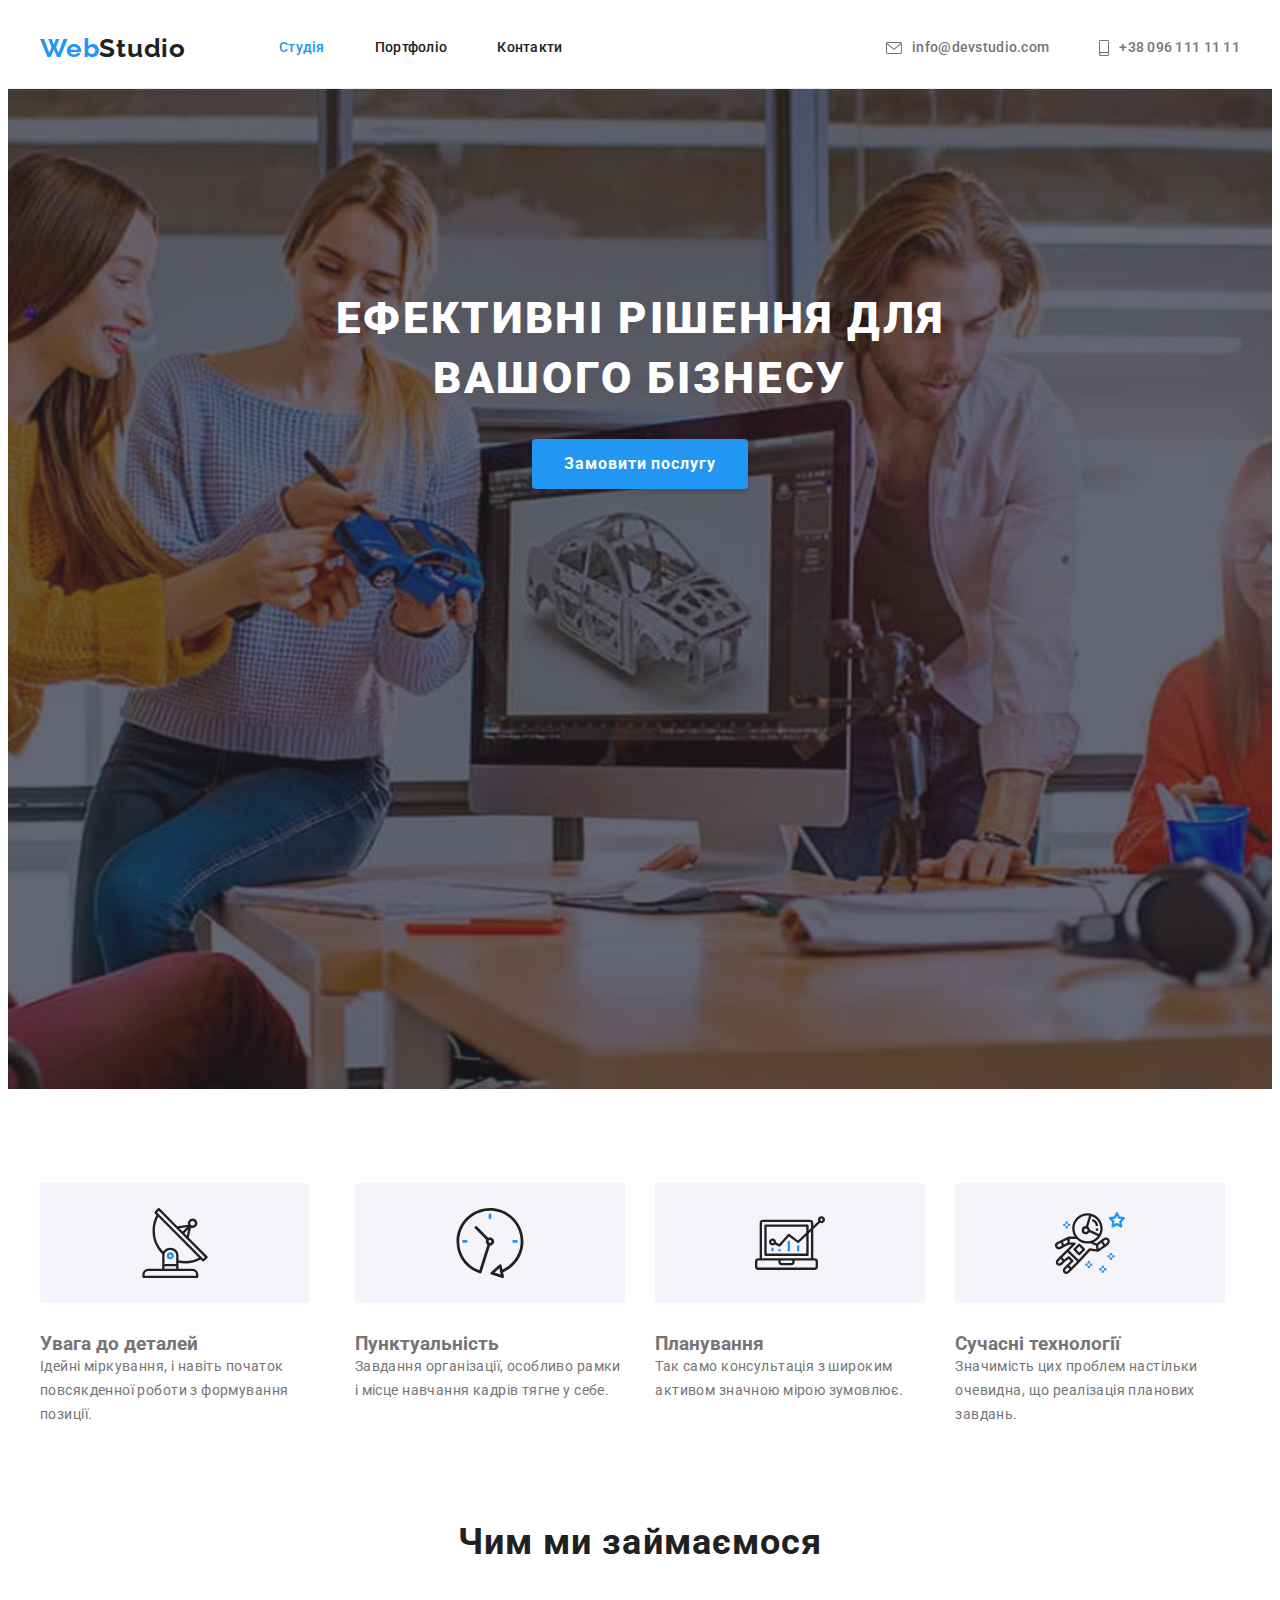
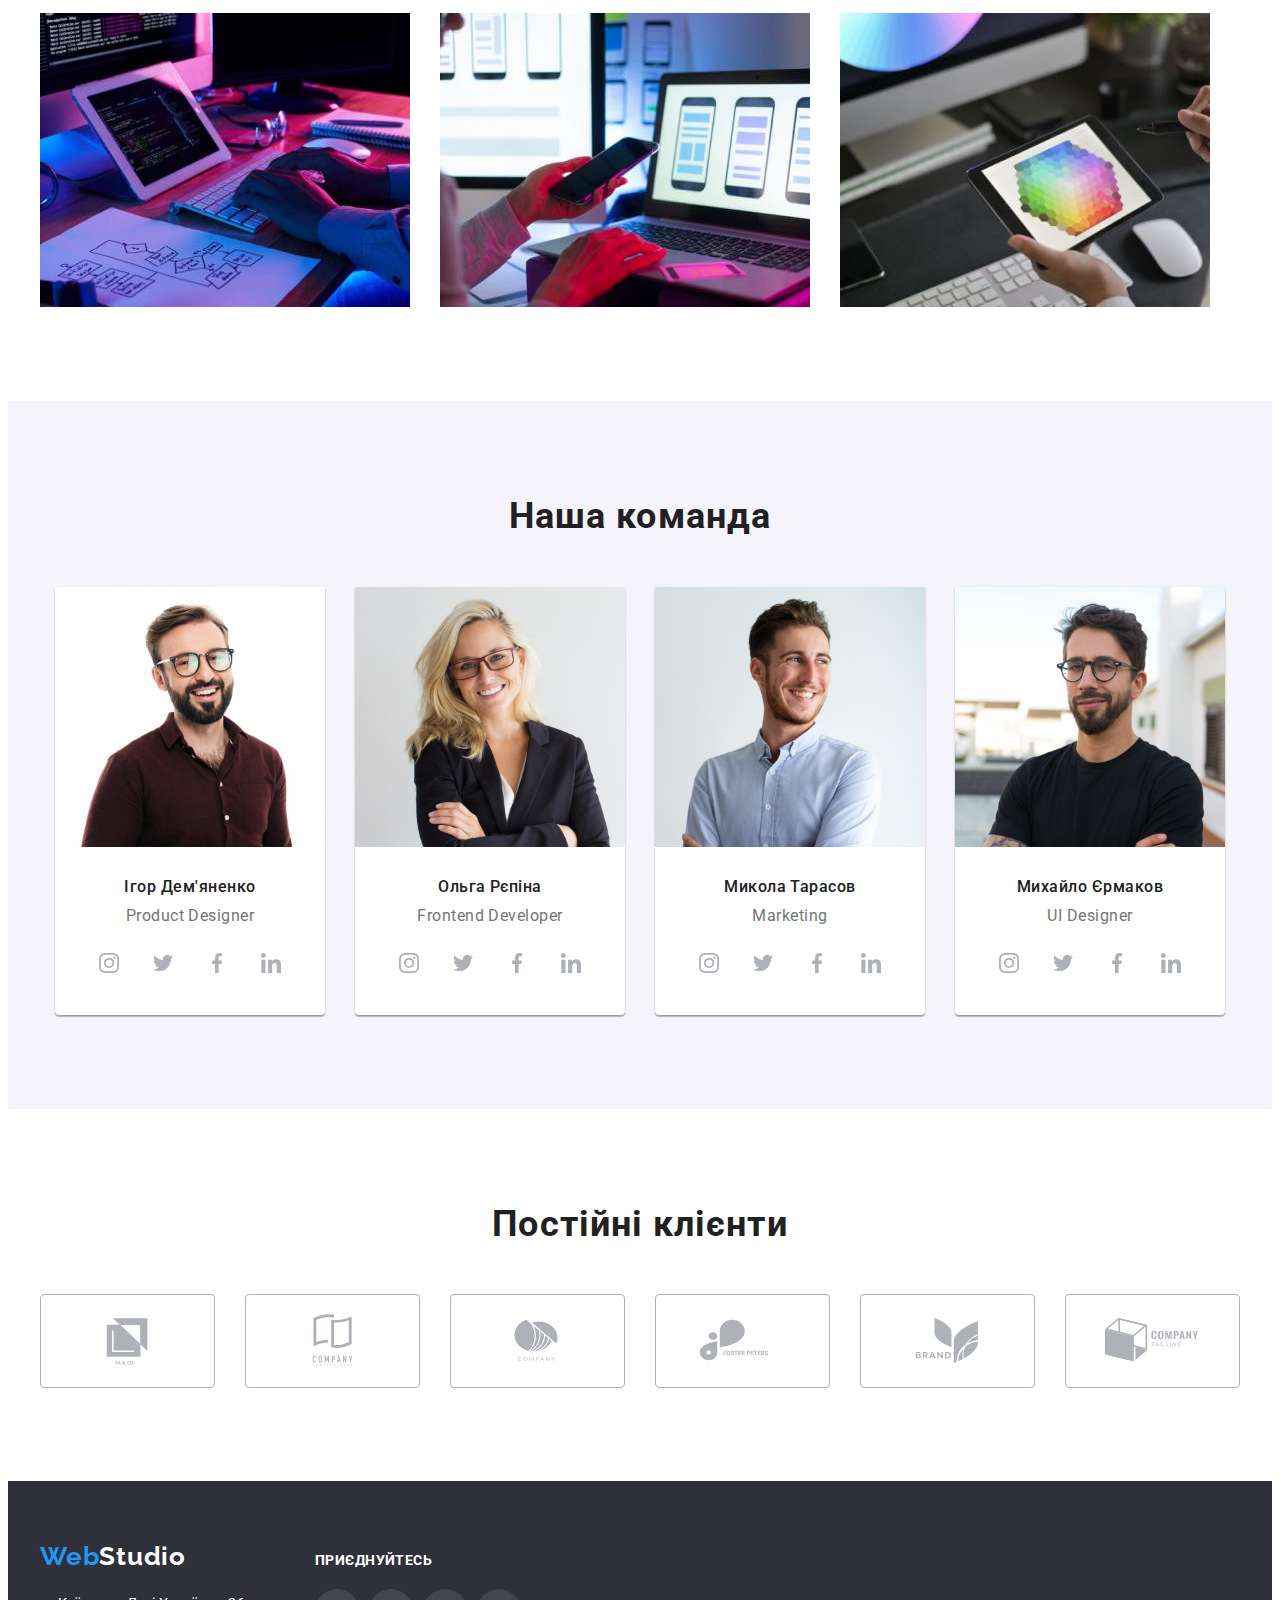
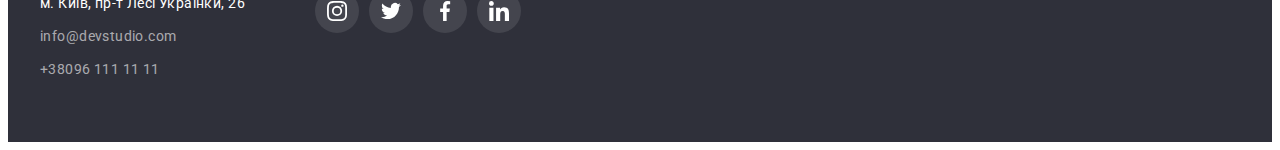
<file: index.html>
<!DOCTYPE html>
<html lang="uk">
  <head>
    <meta charset="UTF-8" />
    <meta http-equiv="X-UA-Compatible" content="IE=edge" />
    <meta name="viewport" content="width=device-width, initial-scale=1.0" />
    <title>Document</title>
    <link
      href="https://fonts.googleapis.com/css2?family=Raleway:wght@700&family=Roboto:wght@400;500;700;900&display=swap"
      rel="stylesheet"
    />
    <link
      rel="stylesheet"
      href="https://cdnjs.cloudflare.com/ajax/libs/modern-normalize/1.1.0/modern-normalize.min.css"
      integrity="sha512-wpPYUAdjBVSE4KJnH1VR1HeZfpl1ub8YT/NKx4PuQ5NmX2tKuGu6U/JRp5y+Y8XG2tV+wKQpNHVUX03MfMFn9Q=="
      crossorigin="anonymous"
      referrerpolicy="no-referrer"
    />

    <link rel="stylesheet" href="./css/styles.css" />
  </head>
  <body>
    <header class="header-main">
      <div class="container header-container">
        <a href="./index.html" class="logo link"><span>Web</span>Studio</a>
        <nav class="nav-main">
          <ul class="site-nav list">
            <li class="item"><a href="./index.html" class="link current">Студія</a></li>
            <li class="item"><a href="./potfolio.html" class="link">Портфоліо</a></li>
            <li class="item"><a href="" class="link">Контакти</a></li>
          </ul>
        </nav>

        <!-- adreess block -->

        <ul class="contacts list">
          <li class="item">
            <a href="mailto:info@devstudio.com" class="contacts-link link">
              <svg class="icon-contacts" height="12" width="16">
                <use href="./images/icons.svg#envelope"></use>
              </svg>
              info@devstudio.com
            </a>
          </li>
          <li class="item">
            <a href="tel:+380961111111" class="contacts-link link">
              <svg class="icon-contacts" height="16" width="10">
                <use href="./images/icons.svg#smartphone"></use>
              </svg>
              +38 096 111 11 11
            </a>
          </li>
        </ul>
      </div>
    </header>

    <!-- hero -->

    <section class="section hero hero-background">
      <div class="container hero-container">
        <h1 class="hero-title">Ефективні рішення для вашого бізнесу</h1>
        <button type="button" class="btn-hero">Замовити послугу</button>
      </div>
    </section>

    <!-- advantages -->

    <main>
      <section class="section section-advantages">
        <div class="container container-advantages">
          <h2 class="visually-hidden">Наші переваги</h2>
          <ul class="list container-advantages-list">
            <li class="item">
              <div class="thumb">
                <svg class="icon-advantages" wight="70" height="70">
                  <use href="./images/icons.svg#antenna"></use>
                </svg>
              </div>
              <h3 class="title advantages-title">Увага до деталей</h3>
              <p class="text">
                Ідейні міркування, і навіть початок повсякденної роботи з формування позиції.
              </p>
            </li>
            <li class="item">
              <div class="thumb">
                <svg class="icon-advantages" wight="70" height="70">
                  <use href="./images/icons.svg#clock"></use>
                </svg>
              </div>
              <h3 class="title advantages-title">Пунктуальність</h3>
              <p class="text">
                Завдання організації, особливо рамки і місце навчання кадрів тягне у себе.
              </p>
            </li>
            <li class="item">
              <div class="thumb">
                <svg class="icon-advantages" wight="70" height="70">
                  <use href="./images/icons.svg#diagram"></use>
                </svg>
              </div>
              <h3 class="title advantages-title">Планування</h3>
              <p class="text">Так само консультація з широким активом значною мірою зумовлює.</p>
            </li>
            <li class="item">
              <div class="thumb">
                <svg class="icon-advantages" wight="70" height="70">
                  <use href="./images/icons.svg#astronaut"></use>
                </svg>
              </div>
              <h3 class="title advantages-title">Сучасні технології</h3>
              <p class="text">
                Значимість цих проблем настільки очевидна, що реалізація планових завдань.
              </p>
            </li>
          </ul>
        </div>
      </section>

      <!-- field of experties -->
      <section class="section portfolio">
        <div class="container container-portfolio">
          <h2 class="title">Чим ми займаємося</h2>
          <ul class="list container-portfolio-list">
            <li>
              <img
                src="./images/img4.jpg"
                alt="руки працюють на клавіатурі перед айпадом"
                width="370"
              />
            </li>
            <li>
              <img
                src="./images/img5.jpg"
                alt="людина дивиться у телефон на столі стоїть макбук"
                width="370"
              />
            </li>
            <li>
              <img
                src="./images/img6.jpg"
                alt="людина працює на айпаді на екрані градієнт"
                width="370"
              />
            </li>
          </ul>
        </div>
      </section>

      <!-- team -->

      <section class="section team">
        <div class="container">
          <h2 class="title">Наша команда</h2>
          <ul class="list team-list">
            <li class="item">
              <img
                class="image"
                src="./images/img.jpg"
                alt="хлопець з бородою у окулярах"
                width="270"
              />
              <div class="team-name-position">
                <h3 class="team-name">Ігор Дем'яненко</h3>
                <p class="team-position">Product Designer</p>
                <!-- social list -->
                <ul class="list-social list">
                  <li class="icon-social">
                    <a
                      href=""
                      target="_blank"
                      rel="noopener noreferrer"
                      class="link link-icon-social"
                    >
                      <svg class="icon-social-in-link" width="20" heigth="20">
                        <use href="./images/icons.svg#instagram"></use>
                      </svg>
                    </a>
                  </li>
                  <li class="icon-social">
                    <a
                      href=""
                      target="_blank"
                      rel="noopener noreferrer"
                      class="link link-icon-social"
                    >
                      <svg class="icon-social-in-link" width="20" heigth="20">
                        <use href="./images/icons.svg#twitter"></use>
                      </svg>
                    </a>
                  </li>
                  <li class="icon-social">
                    <a
                      href=""
                      target="_blank"
                      rel="noopener noreferrer"
                      class="link link-icon-social"
                    >
                      <svg class="icon-social-in-link" width="20" heigth="20">
                        <use href="./images/icons.svg#facebook"></use>
                      </svg>
                    </a>
                  </li>
                  <li class="icon-social">
                    <a
                      href=""
                      target="_blank"
                      rel="noopener noreferrer"
                      class="link link-icon-social"
                    >
                      <svg class="icon-social-in-link" width="20" heigth="20">
                        <use href="./images/icons.svg#linkedin"></use>
                      </svg>
                    </a>
                  </li>
                </ul>
              </div>
              <div></div>
            </li>
            <li class="item">
              <img class="image" src="./images/img(1).jpg" alt="дівчина" width="270" />
              <div class="team-name-position">
                <h3 class="team-name">Ольга Рєпіна</h3>
                <p class="team-position">Frontend Developer</p>
                <ul class="list-social list">
                  <li class="icon-social">
                    <a
                      href=""
                      target="_blank"
                      rel="noopener noreferrer"
                      class="link link-icon-social"
                    >
                      <svg class="icon-social-in-link" width="20" heigth="20">
                        <use href="./images/icons.svg#instagram"></use>
                      </svg>
                    </a>
                  </li>
                  <li class="icon-social">
                    <a
                      href=""
                      target="_blank"
                      rel="noopener noreferrer"
                      class="link link-icon-social"
                    >
                      <svg class="icon-social-in-link" width="20" heigth="20">
                        <use href="./images/icons.svg#twitter"></use>
                      </svg>
                    </a>
                  </li>
                  <li class="icon-social">
                    <a
                      href=""
                      target="_blank"
                      rel="noopener noreferrer"
                      class="link link-icon-social"
                    >
                      <svg class="icon-social-in-link" width="20" heigth="20">
                        <use href="./images/icons.svg#facebook"></use>
                      </svg>
                    </a>
                  </li>
                  <li class="icon-social">
                    <a
                      href=""
                      target="_blank"
                      rel="noopener noreferrer"
                      class="link link-icon-social"
                    >
                      <svg class="icon-social-in-link" width="20" heigth="20">
                        <use href="./images/icons.svg#linkedin"></use>
                      </svg>
                    </a>
                  </li>
                </ul>
              </div>
            </li>

            <li class="item">
              <img
                class="image"
                src="./images/img(2).jpg"
                alt="хлопець у синій сорочці посміхається"
                width="270"
              />
              <div class="team-name-position">
                <h3 class="team-name">Микола Тарасов</h3>
                <p class="team-position">Marketing</p>
                <ul class="list-social list">
                  <li class="icon-social">
                    <a
                      href=""
                      target="_blank"
                      rel="noopener noreferrer"
                      class="link link-icon-social"
                    >
                      <svg class="icon-social-in-link" width="20" heigth="20">
                        <use href="./images/icons.svg#instagram"></use>
                      </svg>
                    </a>
                  </li>
                  <li class="icon-social">
                    <a
                      href=""
                      target="_blank"
                      rel="noopener noreferrer"
                      class="link link-icon-social"
                    >
                      <svg class="icon-social-in-link" width="20" heigth="20">
                        <use href="./images/icons.svg#twitter"></use>
                      </svg>
                    </a>
                  </li>
                  <li class="icon-social">
                    <a
                      href=""
                      target="_blank"
                      rel="noopener noreferrer"
                      class="link link-icon-social"
                    >
                      <svg class="icon-social-in-link" width="20" heigth="20">
                        <use href="./images/icons.svg#facebook"></use>
                      </svg>
                    </a>
                  </li>
                  <li class="icon-social">
                    <a
                      href=""
                      target="_blank"
                      rel="noopener noreferrer"
                      class="link link-icon-social"
                    >
                      <svg class="icon-social-in-link" width="20" heigth="20">
                        <use href="./images/icons.svg#linkedin"></use>
                      </svg>
                    </a>
                  </li>
                </ul>
              </div>
            </li>
            <li class="item">
              <img class="image" src="./images/img(3).jpg" alt="хлопець в окулярах" width="270" />
              <div class="team-name-position">
                <h3 class="team-name">Михайло Єрмаков</h3>
                <p class="team-position">UI Designer</p>
                <ul class="list-social list">
                  <li class="icon-social">
                    <a
                      href=""
                      target="_blank"
                      rel="noopener noreferrer"
                      class="link link-icon-social"
                    >
                      <svg class="icon-social-in-link" width="20" heigth="20">
                        <use href="./images/icons.svg#instagram"></use>
                      </svg>
                    </a>
                  </li>
                  <li class="icon-social">
                    <a
                      href=""
                      target="_blank"
                      rel="noopener noreferrer"
                      class="link link-icon-social"
                    >
                      <svg class="icon-social-in-link" width="20" heigth="20">
                        <use href="./images/icons.svg#twitter"></use>
                      </svg>
                    </a>
                  </li>
                  <li class="icon-social">
                    <a
                      href=""
                      target="_blank"
                      rel="noopener noreferrer"
                      class="link link-icon-social"
                    >
                      <svg class="icon-social-in-link" width="20" heigth="20">
                        <use href="./images/icons.svg#facebook"></use>
                      </svg>
                    </a>
                  </li>
                  <li class="icon-social">
                    <a
                      href=""
                      target="_blank"
                      rel="noopener noreferrer"
                      class="link link-icon-social"
                    >
                      <svg class="icon-social-in-link" width="20" heigth="20">
                        <use href="./images/icons.svg#linkedin"></use>
                      </svg>
                    </a>
                  </li>
                </ul>
              </div>
            </li>
          </ul>
        </div>
      </section>
    </main>
    <!-- --------- clients ------- -->
    <section class="section">
      <div class="container">
        <h2 class="title clients-title">Постійні клієнти</h2>
        <ul class="list clients-list">
          <li class="list-client-logo">
            <a href="" class="link clients-logo-link"
              ><svg class="icon-client" width="106" height="60">
                <use href="./images/icons.svg#Logo6"></use></svg
            ></a>
          </li>
          <li class="list-client-logo">
            <a href="" class="link clients-logo-link">
              <svg class="icon-client" width="106" height="60">
                <use href="./images/icons.svg#Logo1"></use>
              </svg>
            </a>
          </li>
          <li class="list-client-logo">
            <a href="" class="link clients-logo-link">
              <svg class="icon-client" width="106" height="60">
                <use href="./images/icons.svg#Logo2"></use>
              </svg>
            </a>
          </li>
          <li class="list-client-logo">
            <a href="" class="link clients-logo-link">
              <svg class="icon-client" width="106" height="60">
                <use href="./images/icons.svg#Logo3"></use>
              </svg>
            </a>
          </li>
          <li class="list-client-logo">
            <a href="" class="link clients-logo-link">
              <svg class="icon-client" width="106" height="60">
                <use href="./images/icons.svg#Logo4"></use>
              </svg>
            </a>
          </li>
          <li class="list-client-logo">
            <a href="" class="link clients-logo-link">
              <svg class="icon-client" width="106" height="60">
                <use href="./images/icons.svg#Logo5"></use>
              </svg>
            </a>
          </li>
        </ul>
      </div>
    </section>

    <!-- footer -->

    <footer class="footer-main">
      <div class="container container-footer">
        <div class="adress-footer">
          <a href="./index.html" class="footer-logo link"><span>Web</span>Studio</a>
          <address class="address">
            <ul class="list">
              <li class="item">
                <a
                  href="https://goo.gl/maps/CPtrU1FHBa2aNyZL9"
                  class="address-google link"
                  target="_blank"
                  rel="noopener noreferrer nofollow"
                >
                  м. Київ, пр-т Лесі Українки, 26</a
                >
              </li>
              <li class="item">
                <a href="mailto:info@devstudio.com" class="address-link link">info@devstudio.com</a>
              </li>
              <li class="item">
                <a href="tel:+380961111111" class="address-link link">+38096 111 11 11</a>
              </li>
            </ul>
          </address>
        </div>

        <div class="social-footer">
          <h3 class="social-title-footer">Приєднуйтесь</h3>
          <ul class="list-social-footer list">
            <li class="icon-social-footer">
              <a
                href=""
                target="_blank"
                rel="noopener noreferrer"
                class="link link-icon-social-footer"
              >
                <svg class="icon-social-in-link-footer" width="20" heigth="20">
                  <use href="./images/icons.svg#instagram"></use>
                </svg>
              </a>
            </li>
            <li class="icon-social-footer">
              <a
                href=""
                target="_blank"
                rel="noopener noreferrer"
                class="link link-icon-social-footer"
              >
                <svg class="icon-social-in-link-footer" width="20" heigth="20">
                  <use href="./images/icons.svg#twitter"></use>
                </svg>
              </a>
            </li>
            <li class="icon-social-footer">
              <a
                href=""
                target="_blank"
                rel="noopener noreferrer"
                class="link link-icon-social-footer"
              >
                <svg class="icon-social-in-link-footer" width="20" heigth="20">
                  <use href="./images/icons.svg#facebook"></use>
                </svg>
              </a>
            </li>
            <li class="icon-social-footer">
              <a
                href=""
                target="_blank"
                rel="noopener noreferrer"
                class="link link-icon-social-footer"
              >
                <svg class="icon-social-in-link-footer" width="20" heigth="20">
                  <use href="./images/icons.svg#linkedin"></use>
                </svg>
              </a>
            </li>
          </ul>
        </div>
      </div>
    </footer>
  </body>
</html>
</file>
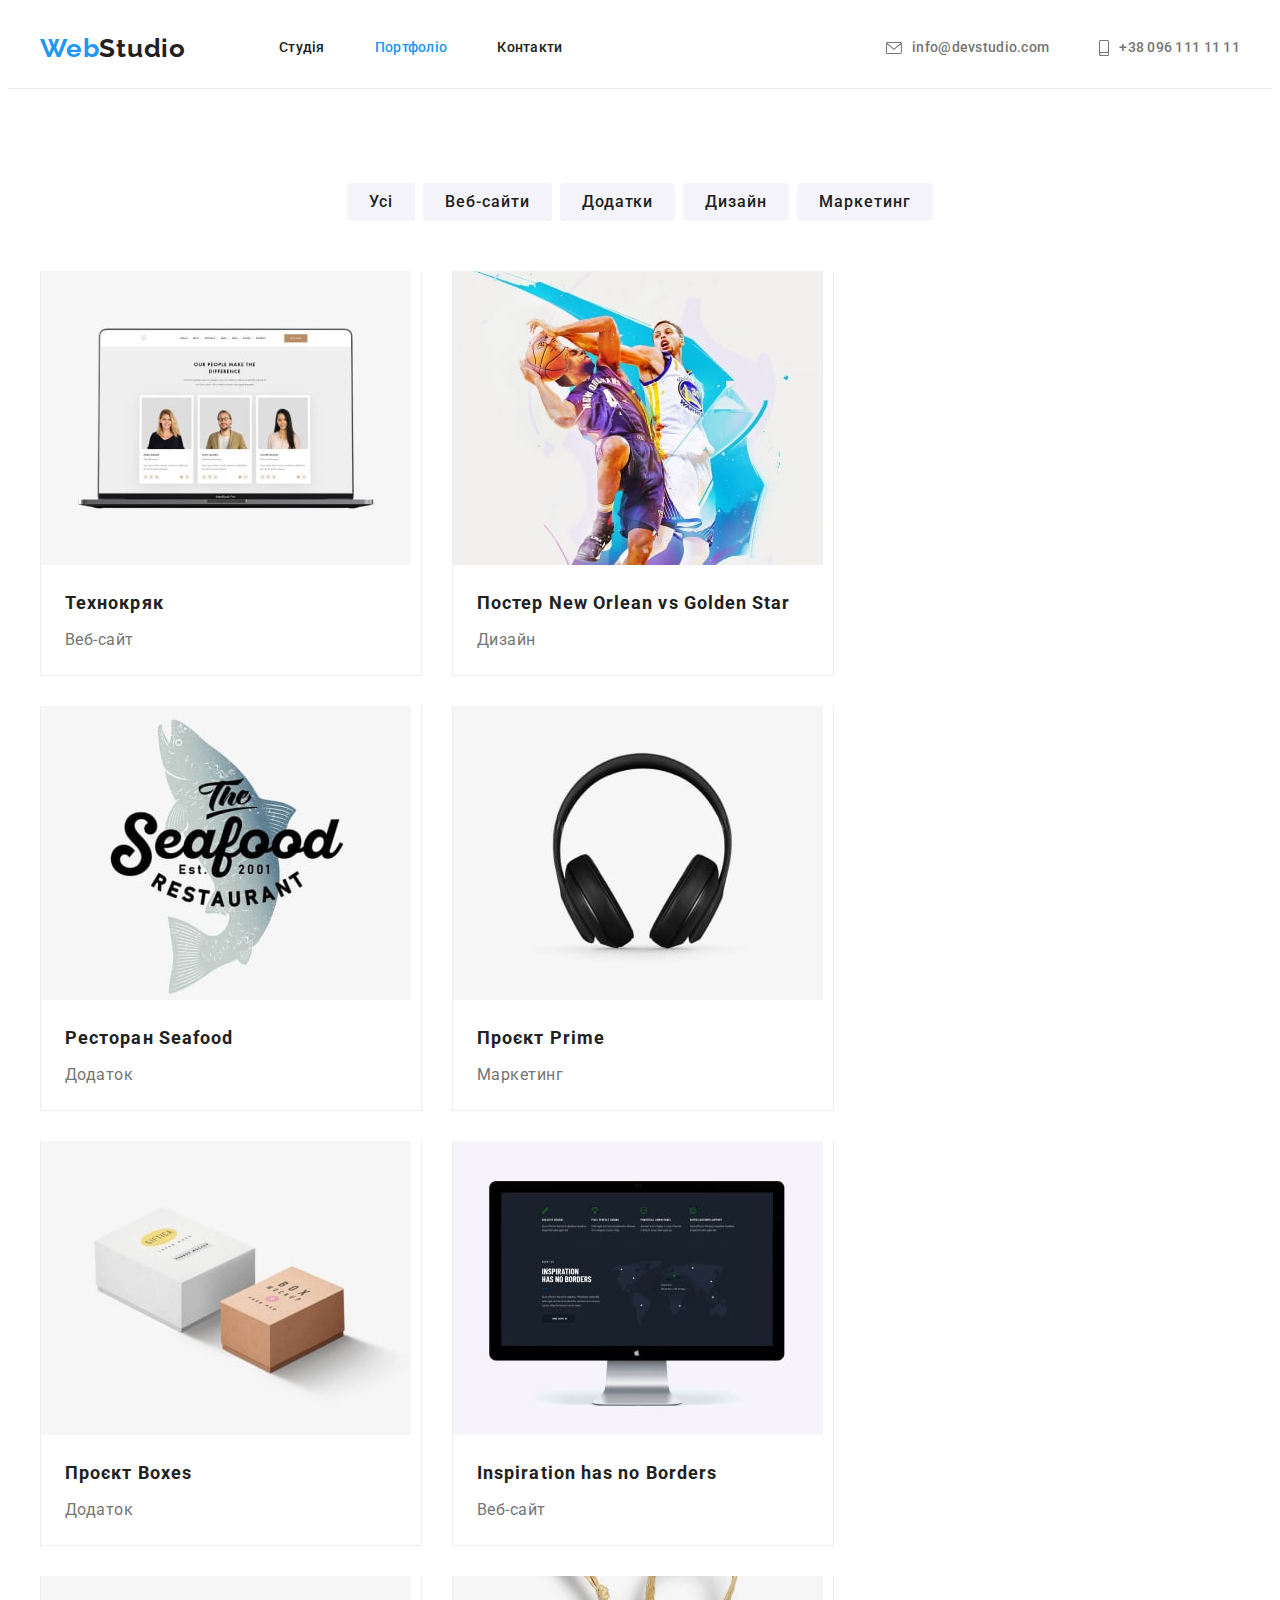
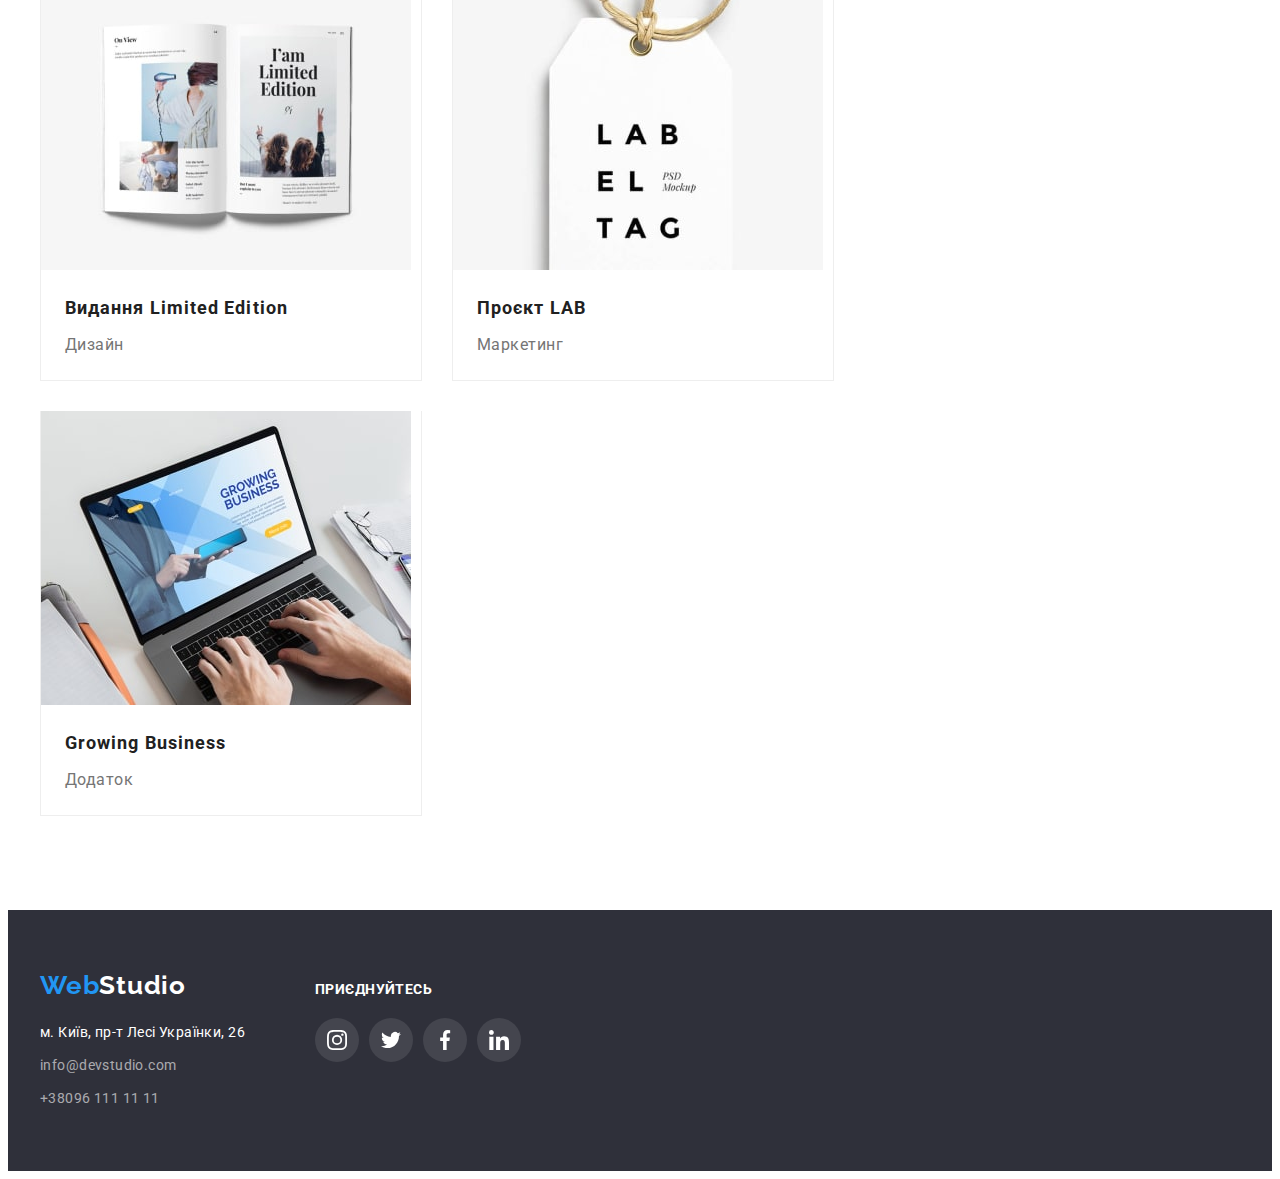
<file: potfolio.html>
<!DOCTYPE html>
<html lang="uk">
  <head>
    <meta charset="UTF-8" />
    <meta http-equiv="X-UA-Compatible" content="IE=edge" />
    <meta name="viewport" content="width=device-width, initial-scale=1.0" />
    <title>Document</title>
    <link
      href="https://fonts.googleapis.com/css2?family=Raleway:wght@700&family=Roboto:wght@400;500;700;900&display=swap"
      rel="stylesheet"
    />
    <link
      rel="stylesheet"
      href="https://cdnjs.cloudflare.com/ajax/libs/modern-normalize/1.1.0/modern-normalize.min.css"
      integrity="sha512-wpPYUAdjBVSE4KJnH1VR1HeZfpl1ub8YT/NKx4PuQ5NmX2tKuGu6U/JRp5y+Y8XG2tV+wKQpNHVUX03MfMFn9Q=="
      crossorigin="anonymous"
      referrerpolicy="no-referrer"
    />
    <link rel="stylesheet" href="./css/styles.css" />
  </head>
  <body>
    <header class="header-main">
      <div class="container header-container">
        <a href="./index.html" class="logo link"><span>Web</span>Studio</a>
        <nav class="nav-main">
          <ul class="site-nav list">
            <li class="item"><a href="./index.html" class="link">Студія</a></li>
            <li class="item"><a href="./potfolio.html" class="link current">Портфоліо</a></li>
            <li class="item"><a href="" class="link">Контакти</a></li>
          </ul>
        </nav>

        <!-- adreess block -->

        <ul class="contacts list">
          <li class="item">
            <a href="mailto:info@devstudio.com" class="contacts-link link">
              <svg class="icon-contacts" height="12" width="16">
                <use href="./images/icons.svg#envelope"></use>
              </svg>
              info@devstudio.com
            </a>
          </li>
          <li class="item">
            <a href="tel:+380961111111" class="contacts-link link">
              <svg class="icon-contacts" height="16" width="10">
                <use href="./images/icons.svg#smartphone"></use>
              </svg>
              +38 096 111 11 11
            </a>
          </li>
        </ul>
      </div>
    </header>

    <main>
      <!-- projects -->
      <section class="projects">
        <div class="container">
          <h2 class="visually-hidden">фильтр</h2>
          <ul class="list filter">
            <li class="btn-list-filter">
              <button type="button" class="btn primary">Усі</button>
            </li>
            <li class="btn-list-filter">
              <button type="button" class="btn primary">Веб-сайти</button>
            </li>
            <li class="btn-list-filter">
              <button type="button" class="btn primary">Додатки</button>
            </li>
            <li class="btn-list-filter">
              <button type="button" class="btn primary">Дизайн</button>
            </li>
            <li class="btn-list-filter">
              <button type="button" class="btn primary">Маркетинг</button>
            </li>
          </ul>

          <!-- projects-grid -->
          <h2 class="visually-hidden">портфолио</h2>

          <ul class="list projects-portfolio">
            <li class="porjects-image-list">
              <a href="" class="link link-projects-portfolio">
                <img
                  class="project-portfolio-image"
                  src="./images/img-1.jpg"
                  alt="ноутбук с зображенням"
                  width="370"
                />
                <div class="image-item-portfolio">
                  <h3 lang="en" class="project-name">Технокряк</h3>
                  <p class="project-text">Веб-сайт</p>
                </div>
              </a>
            </li>

            <li class="porjects-image-list">
              <a href="" class="link link-projects-portfolio"
                ><img
                  class="project-portfolio-image"
                  src="./images/img-2.jpg"
                  alt="два баскетболіста на синьому фоні"
                  width="370"
                />
                <div class="image-item-portfolio">
                  <h3 lang="en" class="project-name">Постер New Orlean vs Golden Star</h3>
                  <p class="project-text">Дизайн</p>
                </div>
              </a>
            </li>

            <li class="porjects-image-list">
              <a href="" class="link link-projects-portfolio"
                ><img
                  class="project-portfolio-image"
                  src="./images/img-3.jpg"
                  alt="логотип ресторану на зображенні риби"
                  width="370"
                />
                <div class="image-item-portfolio">
                  <h3 lang="en" class="project-name">Ресторан Seafood</h3>
                  <p class="project-text">Додаток</p>
                </div></a
              >
            </li>

            <li class="porjects-image-list">
              <a href="" class="link link-projects-portfolio"
                ><img
                  class="project-portfolio-image"
                  src="./images/img-4.jpg"
                  alt="навушники"
                  width="370"
                />
                <div class="image-item-portfolio">
                  <h3 lang="en" class="project-name">Проєкт Prime</h3>
                  <p class="project-text">Маркетинг</p>
                </div></a
              >
            </li>

            <li class="porjects-image-list">
              <a href="" class="link link-projects-portfolio"
                ><img
                  class="project-portfolio-image"
                  src="./images/img-5.jpg"
                  alt="дві стильні коробки на столі"
                  width="370"
                />
                <div class="image-item-portfolio">
                  <h3 lang="en" class="project-name">Проєкт Boxes</h3>
                  <p class="project-text">Додаток</p>
                </div></a
              >
            </li>

            <li class="porjects-image-list">
              <a href="" class="link link-projects-portfolio"
                ><img
                  class="project-portfolio-image"
                  src="./images/img-6.jpg"
                  alt="компьютер Мак з картою світу на екрані"
                  width="370"
                />
                <div class="image-item-portfolio">
                  <h3 lang="en" class="project-name">Inspiration has no Borders</h3>
                  <p class="project-text">Веб-сайт</p>
                </div></a
              >
            </li>

            <li class="porjects-image-list">
              <a href="" class="link link-projects-portfolio">
                <img
                  class="project-portfolio-image"
                  src="./images/img-7.jpg"
                  alt="відкрита книга"
                  width="370"
                />
                <div class="image-item-portfolio">
                  <h3 lang="en" class="project-name">Видання Limited Edition</h3>
                  <p class="project-text">Дизайн</p>
                </div>
              </a>
            </li>

            <li class="porjects-image-list">
              <a href="" class="link link-projects-portfolio"
                ><img
                  class="project-portfolio-image"
                  src="./images/img-8.jpg"
                  alt="крафтова бірка з логотипом"
                  width="370"
                />
                <div class="image-item-portfolio">
                  <h3 lang="en" class="project-name">Проєкт LAB</h3>
                  <p class="project-text">Маркетинг</p>
                </div></a
              >
            </li>

            <li class="porjects-image-list">
              <a href="" class="link link-projects-portfolio"
                ><img
                  class="project-portfolio-image"
                  src="./images/img-9.jpg"
                  alt="руки працюють за ноутбуком"
                  width="370"
                />
                <div class="image-item-portfolio">
                  <h3 lang="en" class="project-name">Growing Business</h3>
                  <p class="project-text">Додаток</p>
                </div></a
              >
            </li>
          </ul>
        </div>
      </section>
    </main>

    <!-- footer -->
    <footer class="footer-main">
      <div class="container container-footer">
        <div class="adress-footer">
          <a href="./index.html" class="footer-logo link"><span>Web</span>Studio</a>
          <address class="address">
            <ul class="list">
              <li class="item">
                <a
                  href="https://goo.gl/maps/CPtrU1FHBa2aNyZL9"
                  class="address-google link"
                  target="_blank"
                  rel="noopener noreferrer nofollow"
                >
                  м. Київ, пр-т Лесі Українки, 26</a
                >
              </li>
              <li class="item">
                <a href="mailto:info@devstudio.com" class="address-link link">info@devstudio.com</a>
              </li>
              <li class="item">
                <a href="tel:+380961111111" class="address-link link">+38096 111 11 11</a>
              </li>
            </ul>
          </address>
        </div>

        <div class="social-footer">
          <h3 class="social-title-footer">Приєднуйтесь</h3>
          <ul class="list-social-footer list">
            <li class="icon-social-footer">
              <a
                href=""
                target="_blank"
                rel="noopener noreferrer"
                class="link link-icon-social-footer"
              >
                <svg class="icon-social-in-link-footer" width="20" heigth="20">
                  <use href="./images/icons.svg#instagram"></use>
                </svg>
              </a>
            </li>
            <li class="icon-social-footer">
              <a
                href=""
                target="_blank"
                rel="noopener noreferrer"
                class="link link-icon-social-footer"
              >
                <svg class="icon-social-in-link-footer" width="20" heigth="20">
                  <use href="./images/icons.svg#twitter"></use>
                </svg>
              </a>
            </li>
            <li class="icon-social-footer">
              <a
                href=""
                target="_blank"
                rel="noopener noreferrer"
                class="link link-icon-social-footer"
              >
                <svg class="icon-social-in-link-footer" width="20" heigth="20">
                  <use href="./images/icons.svg#facebook"></use>
                </svg>
              </a>
            </li>
            <li class="icon-social-footer">
              <a
                href=""
                target="_blank"
                rel="noopener noreferrer"
                class="link link-icon-social-footer"
              >
                <svg class="icon-social-in-link-footer" width="20" heigth="20">
                  <use href="./images/icons.svg#linkedin"></use>
                </svg>
              </a>
            </li>
          </ul>
        </div>
      </div>
    </footer>
  </body>
</html>
</file>
<file: css/styles.css>
/* #2196F3 accent color */
/* #212121; secondary text colot */
/* main white  #212121; */
/* main black  text color #757575; */
/* secondary bcg #F5F4FA */
/* main bgc #F5F5F5 */
/* bgc super white #fff */
/* hero bgc background: #2F303A; */

:root {
    --hero-bcg: #2F303A;
    --accent-color: #2196F3;
    --main-text: #757575;
    --white-text: #ffffff;
    --translucent-text: rgba(255, 255, 255, 0.6);
    --secondary-text:#212121;
    --bcg-white: #212121;
    --main-bcg:#FFF;
    --grey-bcg: #F5F4FA;
    --bcg-btn: #F5F4FA;
    --icon-grey-fil: #AFB1B8;

}

/* ------reset------- */

p,
h1,
h2,
h3,
h4,
h5,
h6 {
    margin: 0;
}

ul,
ol {
    margin: 0;
    padding-left: 0;
}

button {
    cursor: pointer;
}

address {
    font-style: normal;
}

img {
    display: block;
    max-width: 100%;
    height: auto;
}

.link {
    text-decoration: none;
}

.list{
    padding: 0;
    margin: 0;
    list-style: none;
}

body {
    background-color: var(--main-bcg);
    color: var(--main-text);
    font-family: 'Roboto', sans-serif;
}

.container {
    margin: 0 auto;
    width: 1200px;
    padding-left: 15px;
    padding-right: 15px;
    /* outline: 2px solid tomato; */
}

.section {
    padding-top: 94px;
    padding-bottom: 94px;
}


.header-main {
    border-bottom: 1px solid #ECECEC;
}

.header-container{
    display: flex;
    align-items: center;
    /* padding-top: 24px;
    padding-bottom: 24px; */
    

}

.nav-main {
    display: flex;
}

.logo {

    font-family: 'Raleway';
    font-weight: 700;
    font-size: 26px;
    line-height: 1.19;
    letter-spacing: 0.03em;
    color: var(--secondary-text);

}

.logo > span {
    color: var(--accent-color);
}

/* site nav */

.site-nav {
    display: flex;
    margin-left: 93px;

}

.site-nav .item:not(:last-child) {
    margin-right: 50px;
}


.site-nav .link{
    display: block;
    padding: 32px 0;

    font-weight: 500;
    font-size: 14px;
    line-height: 1.14;
    letter-spacing: 0.02em;
    color: var(--secondary-text);

}

.site-nav .link:hover, 
.site-nav .link:focus {
    color: var(--accent-color);
}

.site-nav .link.current{
    color: var(--accent-color);
}



.contacts {
    display: flex;
    margin-left: auto;

}




.contacts .item+.item {
    margin-left: 50px;
}

.contacts .contacts-link {
    display: flex;
    align-items: center;
    gap: 10px;
    justify-content: center;

    font-weight: 500;
    font-size: 14px;
    line-height: 1.14;
    letter-spacing: 0.02em;
    color:var(--main-text);
    /* fill: currentColor; */
}

.contacts .contacts-link:hover,
.contacts .contacts-link:focus{
    color: var(--accent-color);

}

.icon-contacts {
    fill: currentColor;
}

/* .icon-contacts:hover {
    color: var(--accent-color);
} */

/* hero */

.hero-background {
    height: 600px;
    max-width: 1600px;

    margin-right: auto;
    margin-left: auto;


    background-image: linear-gradient(
    to right,rgba(47, 48, 58, 0.4), rgba(47, 48, 58, 0.4)),
     url(../images/heroimage.jpg);
    background-repeat: no-repeat;
    background-position: center;
    background-size: cover;

}


.hero {
    background-color: var(--hero-bcg);
    padding-top: 200px;
    padding-bottom: 200px;
}

.hero-title {
    font-family: 'Roboto';
    font-weight: 900;
    font-size: 44px;
    line-height: 1.36;
    text-align: center;
    letter-spacing: 0.06em;
    text-transform: uppercase;
    color: var(--white-text);

    width: 670px;
    margin-bottom: 30px;
    margin-left: auto;
    margin-right: auto;

}

/* hero button */

.btn-hero {
    display: block;
    align-items: center;
    text-align: center;

    font-family: inherit;
    font-weight: 700;
    font-size: 16px;
    line-height: 1.88;
    border: none;
    border-radius: 4px;
    box-shadow: 0px 4px 4px rgba(0, 0, 0, 0.15);

    min-width: 216px;
    padding: 10px 32px;
    margin: 0 auto;
   
    letter-spacing: 0.06em;
    color: var(--white-text);
    background-color: var(--accent-color);
}


.btn-hero:hover,
.btn-hero:focus {
    /* color: var(--secondary-text); */
    background-color: rgba(47, 48, 58, 0.4);
    transition: 0.7s;
}

/* portfolio button */



/* section-advantages */

.visually-hidden {
    position: absolute;
    white-space: nowrap;
    width: 1px;
    height: 1px;
    overflow: hidden;
    border: 0;
    padding: 0;
    clip: rect(0 0 0 0);
    clip-path: inset(50%);
    margin: -1px;
}

.container-advantages-list {
    display: flex;
    
}

.thumb {
    display: flex;
    height: 120px;
    width: 270px;
    align-items: center;

    background-color:  var(--grey-bcg);
    border-radius: 4px;
    margin-bottom: 30px;


}

/* .icon-advantages {
    height: 70px; */
    

}

.advantages-title {
    font-weight: 700;
    font-size: 14px;
    line-height: 1.14;
    letter-spacing: 0.03em;
    text-transform: uppercase;
    color: var(--secondary-text);
    margin-bottom: 10px;
}

.container-advantages-list .item+.item {
margin-left: 30px;
}

.section-advantages .text{
    font-size: 14px;
    line-height: 1.71;
    letter-spacing: 0.03em;
}

.team { 
background-color: var(--grey-bcg);
}


/* portfolio */
.portfolio {
    padding-top: 0;
}
.container-portfolio .title {
margin-bottom: 50px;

}

.container-portfolio-list {
    display: flex;
    gap: 30px;
}
.portfolio .title,
.team .title{
    font-weight: 700;
    font-size: 36px;
    line-height: 1.17;
    text-align: center;
    letter-spacing: 0.03em;
    color: var(--secondary-text);
}

/* team */
.team .title {
    margin-bottom: 50px;
}

.team-list {
    display: flex;
    justify-content: center;
    gap: 30px;
}

.team .item {
    background-color: var(--main-bcg);
    box-shadow: 0px 1px 3px rgba(0, 0, 0, 0.12), 0px 1px 1px rgba(0, 0, 0, 0.14), 0px 2px 1px rgba(0, 0, 0, 0.2);
    border-radius: 0px 0px 4px 4px;

}

.team-name{
    font-weight: 500;
    font-size: 16px;
    line-height: 1.19;
    text-align: center;
    letter-spacing: 0.03em;
    color: var(--secondary-text);
    margin-bottom: 10px;
    
}

.team-position {
    line-height: 1.19;
    text-align: center;
    letter-spacing: 0.03em;
    font-size: 16px;
    margin-bottom: 16px;
}

.team-name-position {
    padding-top: 30px;
    padding-bottom: 30px;
}

/* filter */

.projects {
    padding-top: 94px;
    padding-bottom: 94px;
}

.filter {
    display: flex;
    justify-content: center;
    gap: 8px;
    margin-bottom: 50px;

}

/* .filter:not(:first-child) {
    margin-left: 8px;
} */


.btn {
    display: block;
    align-items: center;
    text-align: center;

    font-family: inherit;
    font-weight: 500;
    font-size: 16px;
    line-height: 1.62;
    border-radius: 4px;
    border: none;
    display: flex;
    padding: 6px 22px;

    letter-spacing: 0.06em;
    color: var(--secondary-text);
    background-color: var(--bcg-btn);
}

.

.btn.primary {
    color: var(--secondary-text);
    background-color: var(--bcg-btn);
}

.btn.secondary {
    color: var(--secondary-text);
    background-color: var(--accent-color);
}

.btn:hover,
.btn:focus {
    color: var(--white-text);
    background-color: var(--accent-color);
    transition: 0.3s;
    box-shadow: 0px 3px 1px rgba(0, 0, 0, 0.1), 0px 1px 2px rgba(0, 0, 0, 0.08), 0px 2px 2px rgba(0, 0, 0, 0.12);
}

/* projects */
.projects-portfolio {
    display: flex;
    flex-wrap: wrap;
    gap: 30px;
    
}

.porjects-image-list {
    width: calc((100% - 60px) / 3);
    border-left: 1px solid #EEEEEE;
    border-right: 1px solid #EEEEEE;
    border-bottom: 1px solid #EEEEEE;
}

/* .project-portfolio-image {
 margin-bottom: 20px;
} */

.image-item-portfolio {
    padding-top: 20px;
    padding-left: 24px;
    padding-bottom: 20px;
    padding-right: 24px;
}
.project-name {
    font-size: 18px;
    line-height: 2;
    letter-spacing: 0.06em;
    color: var(--bcg-white);
    font-weight: 700;

    margin-bottom: 4px;

}

.project-text {
    line-height: 1.88;
    letter-spacing: 0.03em;
    font-size: 16px;
    color: var(--main-text);
    
}

.link-projects-portfolio {
    display: block;
    width: 100%;
    height: 100%;
    
}

.link-projects-portfolio:hover {
    box-shadow: 0px 1px 1px rgba(0, 0, 0, 0.12), 0px 4px 4px rgba(0, 0, 0, 0.06), 1px 4px 6px rgba(0, 0, 0, 0.16);
}


/* -------footer------- */

.footer-main {
    background-color: var(--hero-bcg);
}

.container-footer {
    padding-top: 60px;
    padding-bottom: 60px;
}


.footer-logo {
    font-family: 'Raleway';
    font-weight: 700;
    font-size: 26px;
    line-height: 1.19;
    letter-spacing: 0.03em;
    color:var(--white-text);

}

.footer-logo > span {
    color: var(--accent-color);
}

.address {
    margin-top: 20px;

}

.address .item:not(:last-child) {
    margin-bottom: 9px;
}
.address-google {
    font-family: 'Roboto';
    font-weight: 400;
    font-size: 14px;
    line-height: 1.71;
    letter-spacing: 0.03em;
    color: var(--white-text);


}

.address-google:hover,
.address-google:focus {
    color:var(--accent-color);
}

.address-link {
    font-size: 14px;
    line-height: 1.71;
    letter-spacing: 0.03em;
    color: var(--translucent-text);
}

.address-link:hover,
.address-link:focus {
    color:var(--accent-color)
}



/* /--------* social icons *----------/ */

.list-social {
    display: flex;
    align-items: center;
    justify-content: center;
    gap: 10px;
    

    
}
.icon-social {
    display: flex;
    align-items: center;
    justify-content: center;

    width: 44px;
    height: 44px;
    border-radius: 50%;
    gap: 10px;
}

.link-icon-social {
    
    display: flex;
    justify-content: center;

    height: 100%;
    width: 100%;
    border-radius: 50%;

    color: var(--icon-grey-fil);

}

.icon-social-in-link {
    fill: currentColor;
}
    
.link-icon-social:hover  {
    background-color: var(--accent-color);
}

.link-icon-social:hover .icon-social-in-link {
    fill: var(--white-text);
}

.link-icon-social:focus {
    background-color: var(--accent-color);
    
}

.link-icon-social:focus .icon-social-in-link {
    fill: var(--white-text);
    background-color: var(--accent-color);
}

/* cliens */

.clients-title {
    font-weight: 700;
    line-height: 1.17;
    text-align: center;
    letter-spacing: 0.03em;
    color: var(--secondary-text);
    font-size: 36px;
    margin-bottom: 50px;

}

.clients-list {
    display: flex;
    
    justify-content: center;
    align-items: center;

    gap: 30px;
    
}

.list-client-logo {
    display: flex;
    justify-content: center;
    align-items: center;

    width: calc((100% - 150px) / 6);
    height: 92px;

}

.clients-logo-link {
    display: flex;
    justify-content: center;
    align-items: center;
    
    width: 100%;
    height: 100%;
    color: #AFB1B8;
    border: 1px solid #AFB1B8;
    border-radius: 4px;
}

.icon-client {
    fill: currentColor;
}

.clients-logo-link:hover {
    border-color: var(--accent-color);
}

.clients-logo-link:hover .icon-client {
    fill: var(--accent-color) 
}

.clients-logo-link:focus {
    border-color: var(--accent-color);
}

.clients-logo-link:focus .icon-client {
    fill: var(--accent-color)

}

.container-footer {
    display: flex;
    align-items: baseline;
    gap: 70px;
}  

.social-title-footer {
   
    font-weight: 700;
    font-size: 14px;
    line-height: 1.14;
    text-transform: uppercase;
    letter-spacing: 0.03em;
    color:var(--white-text);
    margin-bottom: 20px;

}


.list-social-footer {
    display: flex;
    align-items: center;
    justify-content: center;
    gap: 10px;


}

.icon-social-footer {
    display: flex;
    align-items: center;
    justify-content: center;

    width: 44px;
    height: 44px;
    border-radius: 50%;
    gap: 10px;
    background-color: rgba(255, 255, 255, 0.1);
}

.link-icon-social-footer {

    display: flex;
    justify-content: center;

    height: 100%;
    width: 100%;
    border-radius: 50%;
    
    color: var(--white-text);

}


.icon-social-in-link-footer {
    fill: currentColor;
}

.link-icon-social-footer:hover {
    background-color: var(--accent-color);
}

.link-icon-social-footer:hover .icon-social-in-link-footer {
    fill: var(--white-text);
}

.link-icon-social-footer:focus {
    background-color: var(--accent-color);
}
</file>
